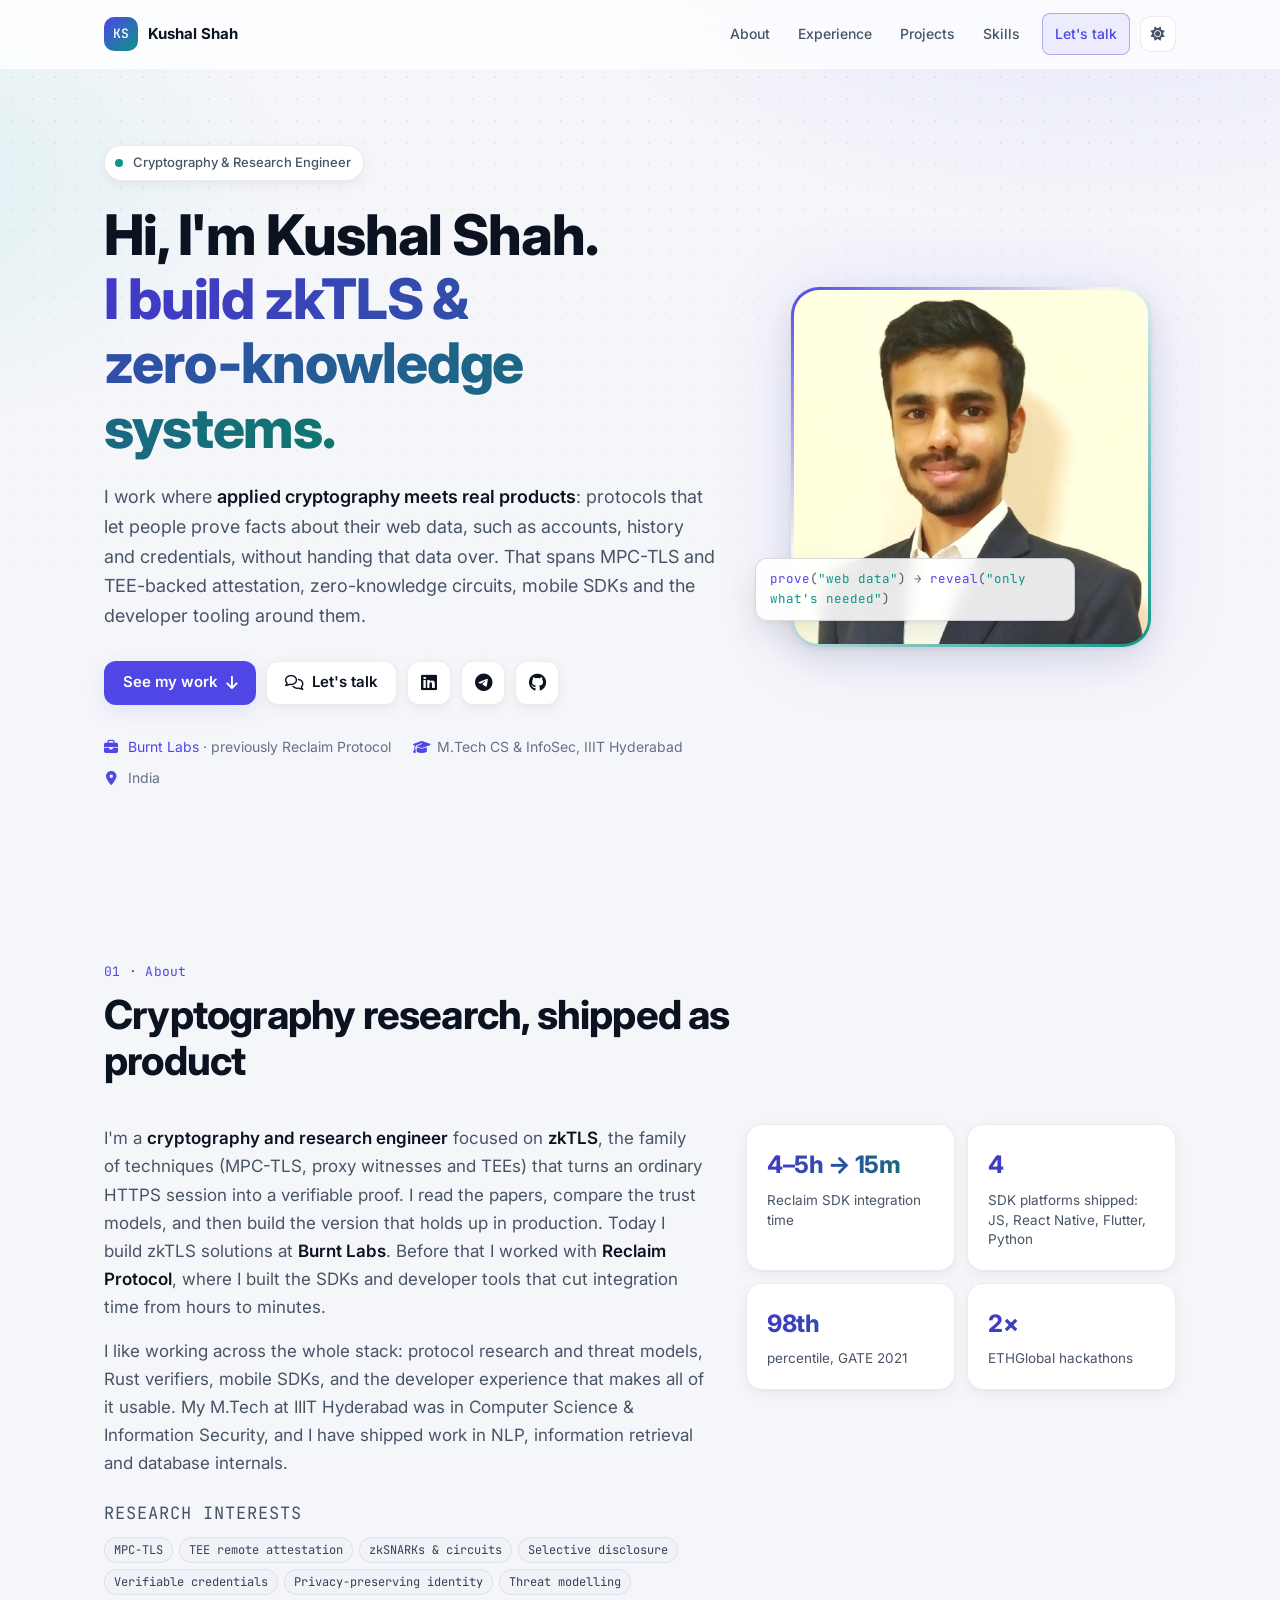
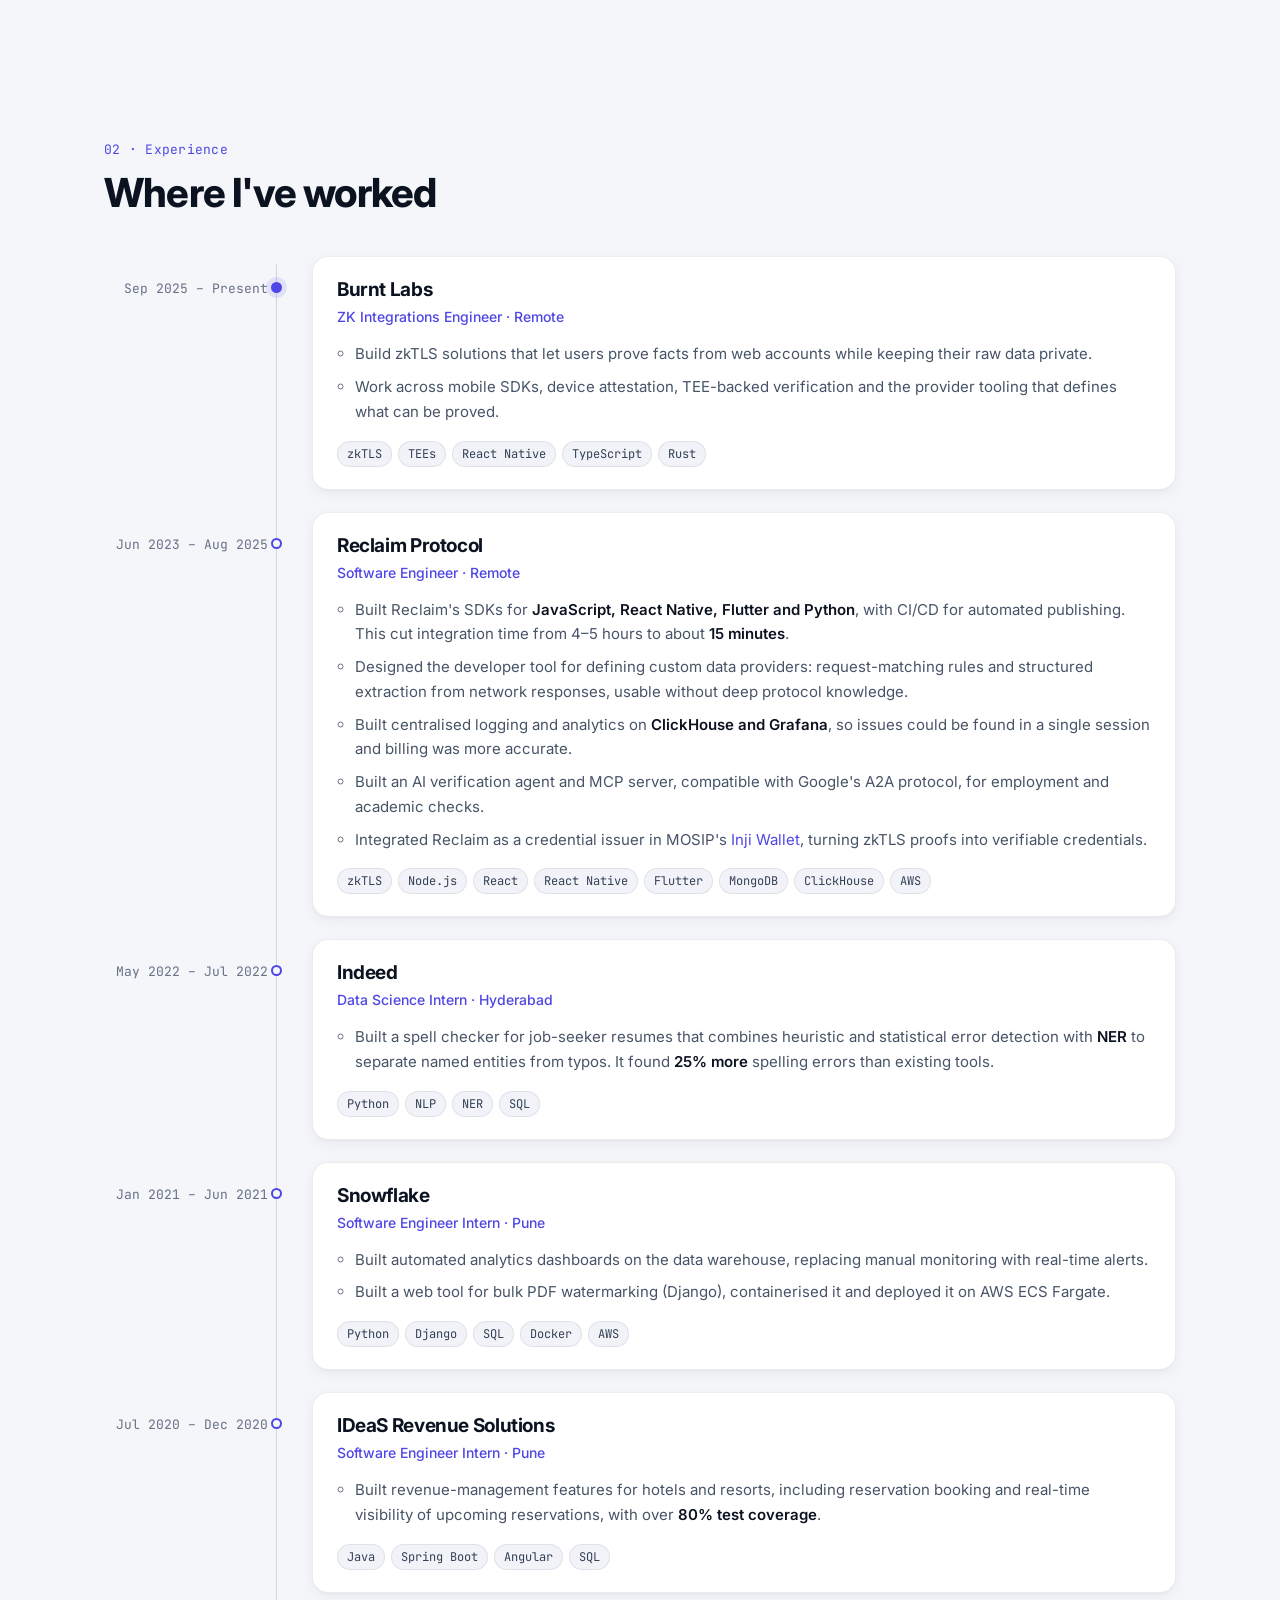
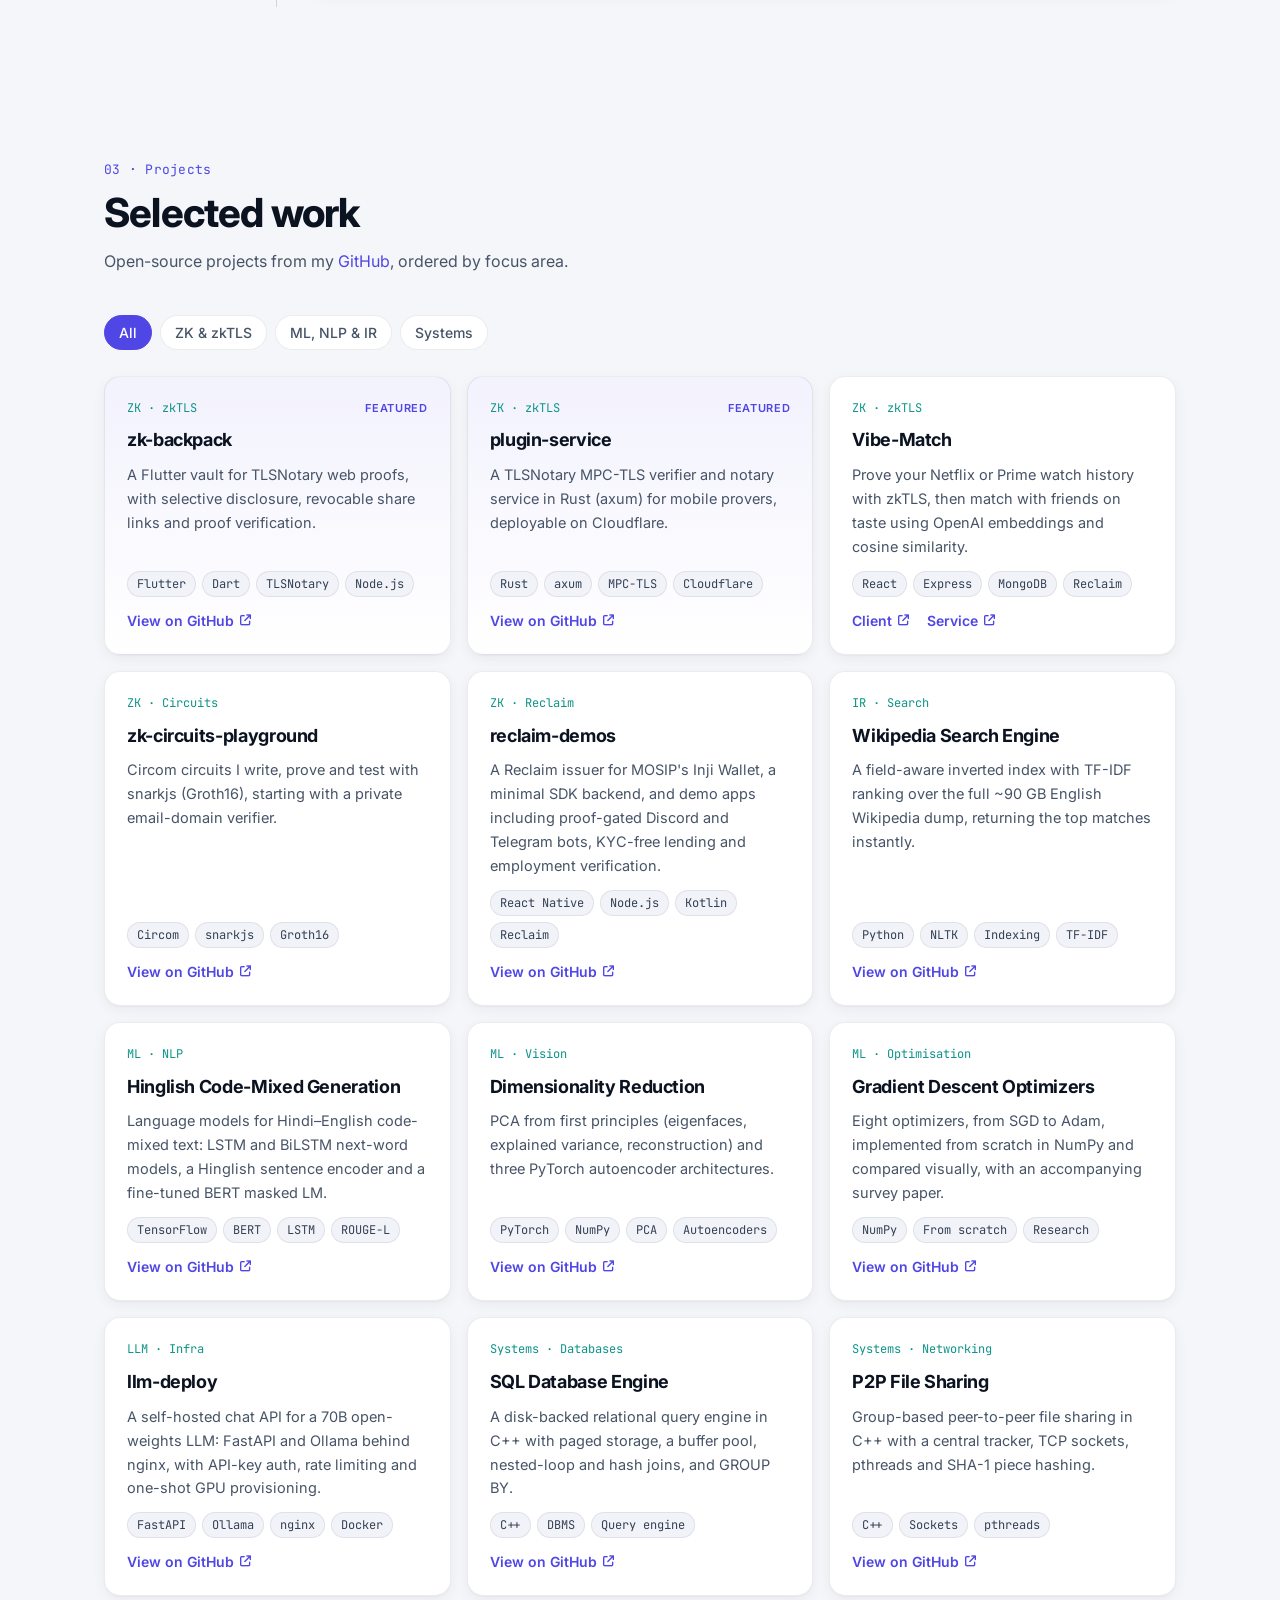
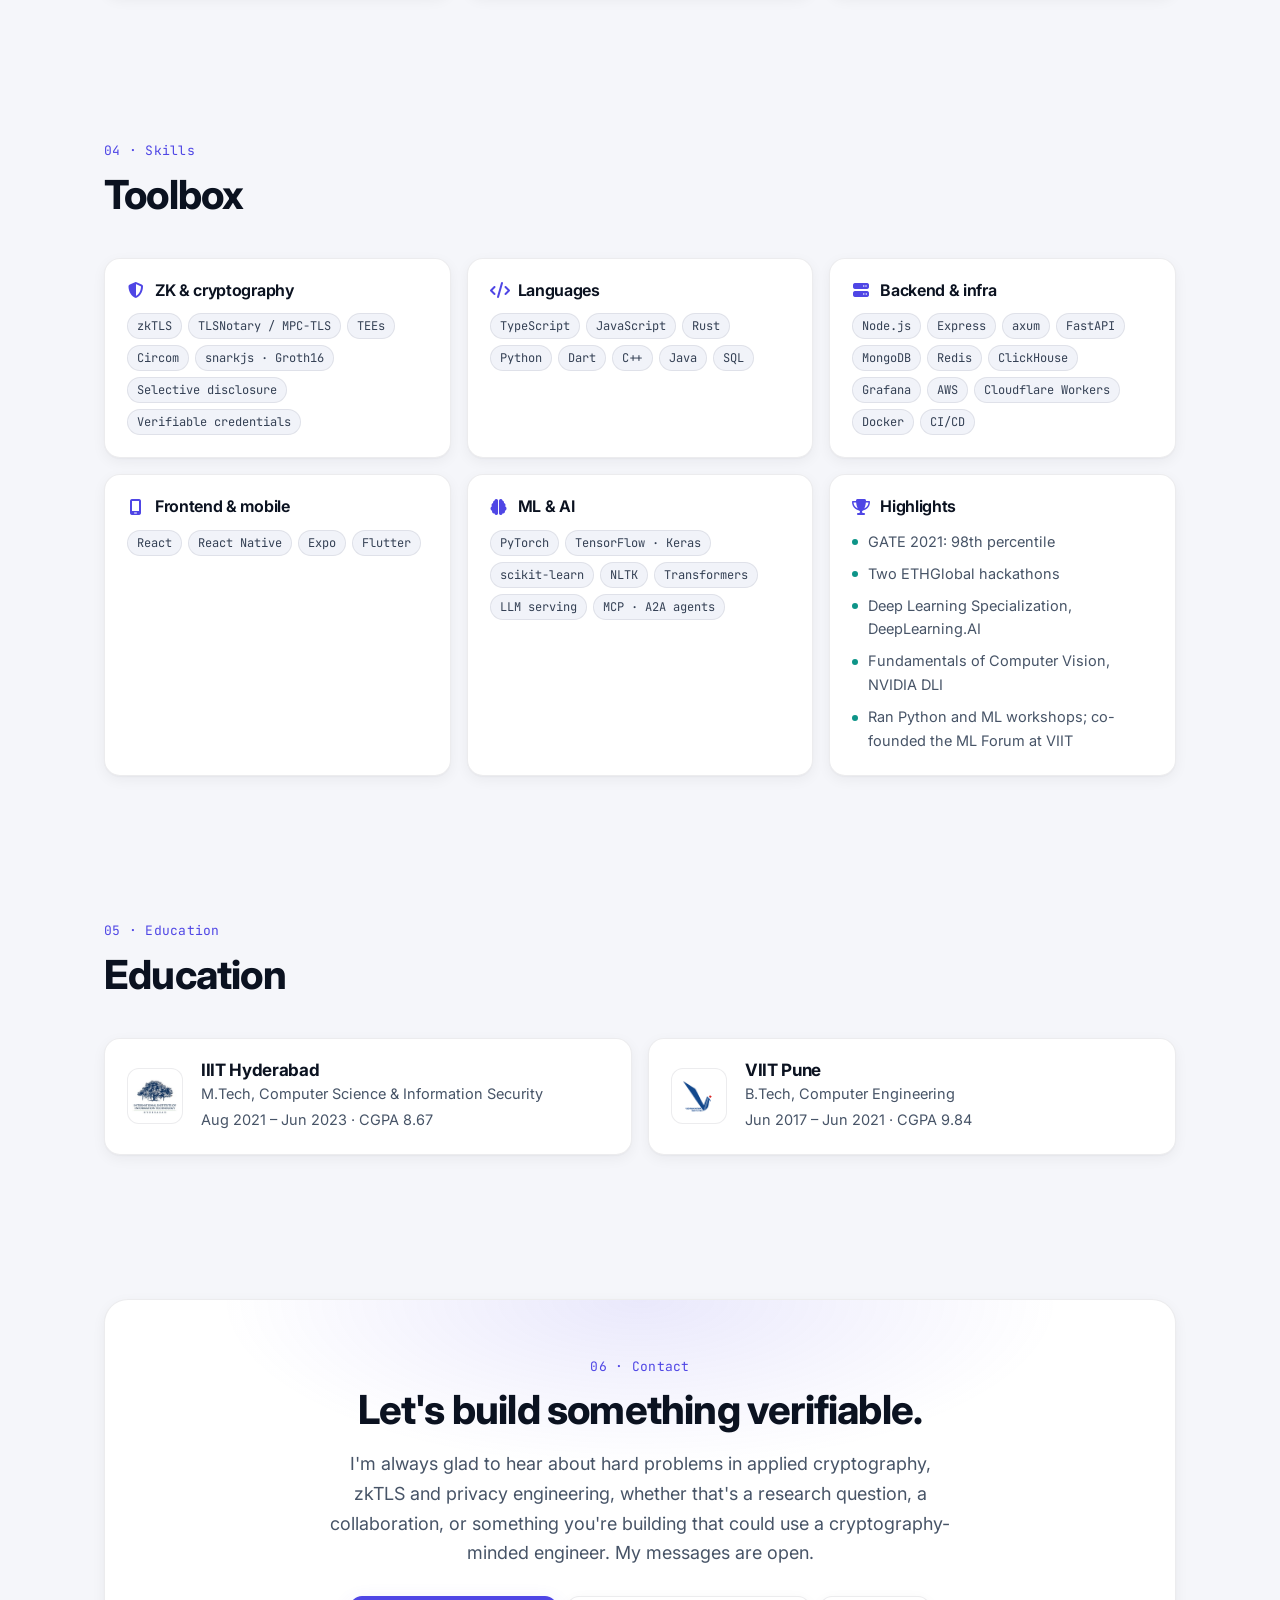
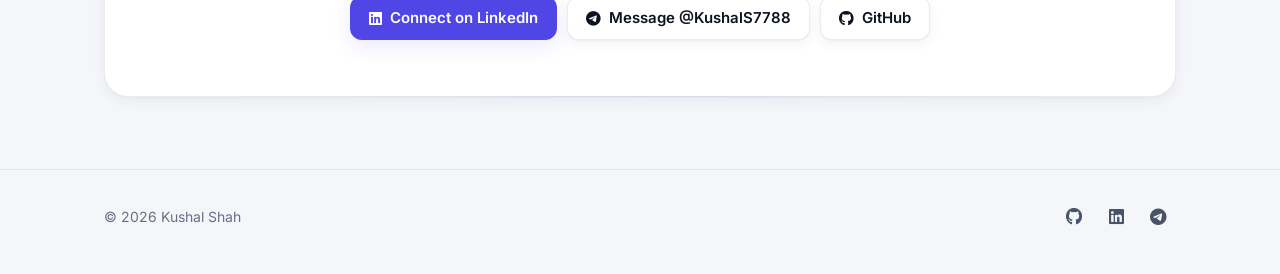
<file: index.html>
<!DOCTYPE html>
<html lang="en">
<head>
  <meta charset="utf-8">
  <meta name="viewport" content="width=device-width, initial-scale=1">
  <title>Kushal Shah · Cryptography &amp; Research Engineer (zkTLS, Zero-Knowledge)</title>
  <meta name="description" content="Kushal Shah is a cryptography and research engineer building zkTLS and zero-knowledge systems: MPC-TLS, TEE-backed attestation, ZK circuits and privacy-preserving proofs of web data. Burnt Labs, previously Reclaim Protocol. M.Tech CS &amp; Information Security, IIIT Hyderabad.">
  <meta name="robots" content="index, follow, max-image-preview:large">
  <meta name="author" content="Kushal Shah">
  <meta name="google-site-verification" content="ipfyYJmmgkEkWcK4fWCfn-H4oO_ifF85xINYObjtfyE" />
  <link rel="canonical" href="https://kushal7788.github.io/">
  <meta name="theme-color" content="#0a0c11">

  <meta property="og:type" content="website">
  <meta property="og:site_name" content="Kushal Shah">
  <meta property="og:locale" content="en_US">
  <meta property="og:title" content="Kushal Shah · Cryptography &amp; Research Engineer">
  <meta property="og:description" content="Cryptography &amp; research engineer building zkTLS and zero-knowledge systems. Burnt Labs · previously Reclaim Protocol · IIIT Hyderabad.">
  <meta property="og:url" content="https://kushal7788.github.io/">
  <meta property="og:image" content="https://kushal7788.github.io/assets/img/og-card.png">
  <meta property="og:image:width" content="1200">
  <meta property="og:image:height" content="630">
  <meta property="og:image:alt" content="Kushal Shah, Cryptography &amp; Research Engineer: zkTLS and zero-knowledge systems">
  <meta name="twitter:card" content="summary_large_image">
  <meta name="twitter:title" content="Kushal Shah · Cryptography &amp; Research Engineer">
  <meta name="twitter:description" content="Building zkTLS and zero-knowledge systems: privacy-preserving proofs of web data.">
  <meta name="twitter:image" content="https://kushal7788.github.io/assets/img/og-card.png">

  <link rel="me" href="https://github.com/Kushal7788">
  <link rel="me" href="https://www.linkedin.com/in/kushal-s/">
  <link rel="me" href="https://t.me/KushalS7788">
  <link rel="preload" as="image" href="assets/img/kushal-shah.jpg">

  <link rel="icon" href="assets/img/favicon.svg" type="image/svg+xml">
  <link rel="preconnect" href="https://fonts.googleapis.com">
  <link rel="preconnect" href="https://fonts.gstatic.com" crossorigin>
  <link rel="stylesheet" href="https://fonts.googleapis.com/css2?family=Inter:wght@400;500;600;700;800&family=JetBrains+Mono:wght@400;500&display=swap">
  <link rel="stylesheet" href="https://cdnjs.cloudflare.com/ajax/libs/font-awesome/6.5.2/css/all.min.css" crossorigin="anonymous" referrerpolicy="no-referrer">
  <link rel="stylesheet" href="assets/css/main.css">
  <script>
    (function () {
      document.documentElement.classList.add("js");
      try {
        var t = localStorage.getItem("theme");
        if (t === "light" || t === "dark") document.documentElement.setAttribute("data-theme", t);
      } catch (e) {}
    })();
  </script>
  <script type="application/ld+json">
  {
    "@context": "https://schema.org",
    "@graph": [
      {
        "@type": "Person",
        "@id": "https://kushal7788.github.io/#person",
        "name": "Kushal Shah",
        "url": "https://kushal7788.github.io/",
        "image": "https://kushal7788.github.io/assets/img/kushal-shah.jpg",
        "jobTitle": "Cryptography & Research Engineer",
        "description": "Cryptography and research engineer building zkTLS and zero-knowledge systems.",
        "worksFor": { "@type": "Organization", "name": "Burnt Labs", "url": "https://github.com/burnt-labs" },
        "alumniOf": [
          { "@type": "CollegeOrUniversity", "name": "International Institute of Information Technology, Hyderabad" },
          { "@type": "CollegeOrUniversity", "name": "Vishwakarma Institute of Information Technology, Pune" }
        ],
        "knowsAbout": ["Cryptography", "Applied cryptography", "zkTLS", "Zero-knowledge proofs", "MPC-TLS", "TLSNotary", "Trusted execution environments", "Remote attestation", "Circom", "zkSNARKs", "Verifiable credentials", "Privacy engineering", "Rust", "TypeScript", "React Native", "Machine learning"],
        "sameAs": ["https://github.com/Kushal7788", "https://www.linkedin.com/in/kushal-s/", "https://t.me/KushalS7788"],
        "address": { "@type": "PostalAddress", "addressCountry": "IN" }
      },
      {
        "@type": "WebSite",
        "@id": "https://kushal7788.github.io/#website",
        "url": "https://kushal7788.github.io/",
        "name": "Kushal Shah",
        "inLanguage": "en",
        "publisher": { "@id": "https://kushal7788.github.io/#person" }
      },
      {
        "@type": "ProfilePage",
        "url": "https://kushal7788.github.io/",
        "mainEntity": { "@id": "https://kushal7788.github.io/#person" }
      }
    ]
  }
  </script>
</head>

<body>
  <a class="skip-link" href="#main">Skip to content</a>

  <header class="site-header" id="top">
    <nav class="nav container" aria-label="Primary">
      <a class="brand" href="#top" aria-label="Kushal Shah, back to top">
        <span class="brand-mark">KS</span>
        <span class="brand-name">Kushal Shah</span>
      </a>
      <button class="nav-toggle" aria-expanded="false" aria-controls="nav-links" aria-label="Open menu">
        <span></span><span></span>
      </button>
      <ul class="nav-links" id="nav-links">
        <li><a href="#about">About</a></li>
        <li><a href="#experience">Experience</a></li>
        <li><a href="#projects">Projects</a></li>
        <li><a href="#skills">Skills</a></li>
        <li><a class="nav-cta" href="#contact">Let's talk</a></li>
        <li>
          <button class="theme-toggle" type="button" aria-label="Toggle colour theme">
            <i class="fa-solid fa-moon icon-dark" aria-hidden="true"></i>
            <i class="fa-solid fa-sun icon-light" aria-hidden="true"></i>
          </button>
        </li>
      </ul>
    </nav>
  </header>

  <main id="main">
    <!-- Hero -->
    <section class="hero container">
      <div class="hero-text">
        <p class="eyebrow"><span class="pulse" aria-hidden="true"></span>Cryptography &amp; Research Engineer</p>
        <h1>Hi, I'm Kushal Shah.<br><span class="gradient-text">I build zkTLS &amp; zero&#8209;knowledge systems.</span></h1>
        <p class="lead">
          I work where <strong>applied cryptography meets real products</strong>: protocols that let people prove facts about
          their web data, such as accounts, history and credentials, without handing that data over. That spans MPC-TLS and TEE-backed
          attestation, zero-knowledge circuits, mobile SDKs and the developer tooling around them.
        </p>
        <div class="hero-cta">
          <a class="btn btn-primary" href="#projects">See my work <i class="fa-solid fa-arrow-down" aria-hidden="true"></i></a>
          <a class="btn btn-ghost" href="#contact"><i class="fa-regular fa-comments" aria-hidden="true"></i> Let's talk</a>
          <a class="btn btn-icon" href="https://www.linkedin.com/in/kushal-s/" target="_blank" rel="noopener" aria-label="LinkedIn"><i class="fa-brands fa-linkedin" aria-hidden="true"></i></a>
          <a class="btn btn-icon" href="https://t.me/KushalS7788" target="_blank" rel="noopener" aria-label="Telegram"><i class="fa-brands fa-telegram" aria-hidden="true"></i></a>
          <a class="btn btn-icon" href="https://github.com/Kushal7788" target="_blank" rel="noopener" aria-label="GitHub"><i class="fa-brands fa-github" aria-hidden="true"></i></a>
        </div>
        <ul class="hero-meta" aria-label="Highlights">
          <li><i class="fa-solid fa-briefcase" aria-hidden="true"></i> <a href="https://github.com/burnt-labs" target="_blank" rel="noopener">Burnt Labs</a> · previously Reclaim Protocol</li>
          <li><i class="fa-solid fa-graduation-cap" aria-hidden="true"></i> M.Tech CS &amp; InfoSec, IIIT Hyderabad</li>
          <li><i class="fa-solid fa-location-dot" aria-hidden="true"></i> India</li>
        </ul>
      </div>
      <div class="hero-photo">
        <div class="photo-ring">
          <img src="assets/img/kushal-shah.jpg" width="560" height="560" alt="Kushal Shah, cryptography and research engineer" fetchpriority="high">
        </div>
        <div class="code-chip" aria-hidden="true">
          <span class="c-key">prove</span>(<span class="c-str">"web data"</span>) <span class="c-op">→</span> <span class="c-key">reveal</span>(<span class="c-str">"only what's needed"</span>)
        </div>
      </div>
    </section>

    <!-- About -->
    <section id="about" class="section container">
      <div class="section-head reveal">
        <p class="kicker">01 · About</p>
        <h2>Cryptography research, shipped as product</h2>
      </div>
      <div class="about-grid">
        <div class="about-copy reveal">
          <p>
            I'm a <strong>cryptography and research engineer</strong> focused on <strong>zkTLS</strong>, the family of
            techniques (MPC-TLS, proxy witnesses and TEEs) that turns an ordinary HTTPS session into a verifiable proof. I read
            the papers, compare the trust models, and then build the version that holds up in production. Today I build zkTLS
            solutions at <strong>Burnt Labs</strong>. Before that I worked with <strong>Reclaim Protocol</strong>,
            where I built the SDKs and developer tools that cut integration time from hours to minutes.
          </p>
          <p>
            I like working across the whole stack: protocol research and threat models, Rust verifiers,
            mobile SDKs, and the developer experience that makes all of it usable. My M.Tech at IIIT Hyderabad was in Computer
            Science &amp; Information Security, and I have shipped work in NLP, information retrieval and
            database internals.
          </p>
          <p class="interests-label">Research interests</p>
          <ul class="tags interests" aria-label="Research interests">
            <li>MPC-TLS</li><li>TEE remote attestation</li><li>zkSNARKs &amp; circuits</li><li>Selective disclosure</li>
            <li>Verifiable credentials</li><li>Privacy-preserving identity</li><li>Threat modelling</li>
          </ul>
        </div>
        <ul class="stat-grid reveal" aria-label="At a glance">
          <li class="stat"><span class="stat-num">4–5h → 15m</span><span class="stat-label">Reclaim SDK integration time</span></li>
          <li class="stat"><span class="stat-num">4</span><span class="stat-label">SDK platforms shipped: JS, React Native, Flutter, Python</span></li>
          <li class="stat"><span class="stat-num">98th</span><span class="stat-label">percentile, GATE 2021</span></li>
          <li class="stat"><span class="stat-num">2×</span><span class="stat-label">ETHGlobal hackathons</span></li>
        </ul>
      </div>
    </section>

    <!-- Experience -->
    <section id="experience" class="section container">
      <div class="section-head reveal">
        <p class="kicker">02 · Experience</p>
        <h2>Where I've worked</h2>
      </div>

      <ol class="timeline">
        <li class="t-item reveal">
          <div class="t-meta">
            <span class="t-date">Sep 2025 – Present</span>
          </div>
          <article class="t-card">
            <header>
              <h3>Burnt Labs</h3>
              <p class="t-role">ZK Integrations Engineer · Remote</p>
            </header>
            <ul>
              <li>Build zkTLS solutions that let users prove facts from web accounts while keeping their raw data private.</li>
              <li>Work across mobile SDKs, device attestation, TEE-backed verification and the provider tooling that defines what can be proved.</li>
            </ul>
            <ul class="tags" aria-label="Technologies"><li>zkTLS</li><li>TEEs</li><li>React Native</li><li>TypeScript</li><li>Rust</li></ul>
          </article>
        </li>

        <li class="t-item reveal">
          <div class="t-meta">
            <span class="t-date">Jun 2023 – Aug 2025</span>
          </div>
          <article class="t-card">
            <header>
              <h3><a href="https://www.reclaimprotocol.org/" target="_blank" rel="noopener">Reclaim Protocol</a></h3>
              <p class="t-role">Software Engineer · Remote</p>
            </header>
            <ul>
              <li>Built Reclaim's SDKs for <strong>JavaScript, React Native, Flutter and Python</strong>, with CI/CD for automated publishing. This cut integration time from 4–5 hours to about <strong>15 minutes</strong>.</li>
              <li>Designed the developer tool for defining custom data providers: request-matching rules and structured extraction from network responses, usable without deep protocol knowledge.</li>
              <li>Built centralised logging and analytics on <strong>ClickHouse and Grafana</strong>, so issues could be found in a single session and billing was more accurate.</li>
              <li>Built an AI verification agent and MCP server, compatible with Google's A2A protocol, for employment and academic checks.</li>
              <li>Integrated Reclaim as a credential issuer in MOSIP's <a href="https://github.com/Kushal7788/reclaim-demos/tree/main/mosip-contributions/inji-wallet-reclaim-issuer">Inji Wallet</a>, turning zkTLS proofs into verifiable credentials.</li>
            </ul>
            <ul class="tags" aria-label="Technologies"><li>zkTLS</li><li>Node.js</li><li>React</li><li>React Native</li><li>Flutter</li><li>MongoDB</li><li>ClickHouse</li><li>AWS</li></ul>
          </article>
        </li>

        <li class="t-item reveal">
          <div class="t-meta">
            <span class="t-date">May 2022 – Jul 2022</span>
          </div>
          <article class="t-card">
            <header>
              <h3>Indeed</h3>
              <p class="t-role">Data Science Intern · Hyderabad</p>
            </header>
            <ul>
              <li>Built a spell checker for job-seeker resumes that combines heuristic and statistical error detection with <strong>NER</strong> to separate named entities from typos. It found <strong>25% more</strong> spelling errors than existing tools.</li>
            </ul>
            <ul class="tags" aria-label="Technologies"><li>Python</li><li>NLP</li><li>NER</li><li>SQL</li></ul>
          </article>
        </li>

        <li class="t-item reveal">
          <div class="t-meta">
            <span class="t-date">Jan 2021 – Jun 2021</span>
          </div>
          <article class="t-card">
            <header>
              <h3>Snowflake</h3>
              <p class="t-role">Software Engineer Intern · Pune</p>
            </header>
            <ul>
              <li>Built automated analytics dashboards on the data warehouse, replacing manual monitoring with real-time alerts.</li>
              <li>Built a web tool for bulk PDF watermarking (Django), containerised it and deployed it on AWS ECS Fargate.</li>
            </ul>
            <ul class="tags" aria-label="Technologies"><li>Python</li><li>Django</li><li>SQL</li><li>Docker</li><li>AWS</li></ul>
          </article>
        </li>

        <li class="t-item reveal">
          <div class="t-meta">
            <span class="t-date">Jul 2020 – Dec 2020</span>
          </div>
          <article class="t-card">
            <header>
              <h3>IDeaS Revenue Solutions</h3>
              <p class="t-role">Software Engineer Intern · Pune</p>
            </header>
            <ul>
              <li>Built revenue-management features for hotels and resorts, including reservation booking and real-time visibility of upcoming reservations, with over <strong>80% test coverage</strong>.</li>
            </ul>
            <ul class="tags" aria-label="Technologies"><li>Java</li><li>Spring Boot</li><li>Angular</li><li>SQL</li></ul>
          </article>
        </li>
      </ol>
    </section>

    <!-- Projects -->
    <section id="projects" class="section container">
      <div class="section-head reveal">
        <p class="kicker">03 · Projects</p>
        <h2>Selected work</h2>
        <p class="section-sub">Open-source projects from my <a href="https://github.com/Kushal7788" target="_blank" rel="noopener">GitHub</a>, ordered by focus area.</p>
      </div>

      <div class="filters reveal" role="group" aria-label="Filter projects">
        <button class="chip is-active" type="button" data-filter="all" aria-pressed="true">All</button>
        <button class="chip" type="button" data-filter="zk" aria-pressed="false">ZK &amp; zkTLS</button>
        <button class="chip" type="button" data-filter="ml" aria-pressed="false">ML, NLP &amp; IR</button>
        <button class="chip" type="button" data-filter="systems" aria-pressed="false">Systems</button>
      </div>

      <div class="project-grid">
        <article class="p-card featured reveal" data-tags="zk">
          <div class="p-top"><span class="p-cat">ZK · zkTLS</span><span class="p-badge">Featured</span></div>
          <h3>zk-backpack</h3>
          <p>A Flutter vault for TLSNotary web proofs, with selective disclosure, revocable share links and proof verification.</p>
          <ul class="tags"><li>Flutter</li><li>Dart</li><li>TLSNotary</li><li>Node.js</li></ul>
          <div class="p-links">
            <a class="p-link" href="https://github.com/Kushal7788/zk-backpack" target="_blank" rel="noopener">View on GitHub <i class="fa-solid fa-arrow-up-right-from-square" aria-hidden="true"></i></a>
          </div>
        </article>

        <article class="p-card featured reveal" data-tags="zk">
          <div class="p-top"><span class="p-cat">ZK · zkTLS</span><span class="p-badge">Featured</span></div>
          <h3>plugin-service</h3>
          <p>A TLSNotary MPC-TLS verifier and notary service in Rust (axum) for mobile provers, deployable on Cloudflare.</p>
          <ul class="tags"><li>Rust</li><li>axum</li><li>MPC-TLS</li><li>Cloudflare</li></ul>
          <div class="p-links">
            <a class="p-link" href="https://github.com/Kushal7788/plugin-service" target="_blank" rel="noopener">View on GitHub <i class="fa-solid fa-arrow-up-right-from-square" aria-hidden="true"></i></a>
          </div>
        </article>

        <article class="p-card reveal" data-tags="zk ml">
          <div class="p-top"><span class="p-cat">ZK · zkTLS</span></div>
          <h3>Vibe-Match</h3>
          <p>Prove your Netflix or Prime watch history with zkTLS, then match with friends on taste using OpenAI embeddings and cosine similarity.</p>
          <ul class="tags"><li>React</li><li>Express</li><li>MongoDB</li><li>Reclaim</li></ul>
          <div class="p-links">
            <a class="p-link" href="https://github.com/Kushal7788/Vibe-Match-Client" target="_blank" rel="noopener">Client <i class="fa-solid fa-arrow-up-right-from-square" aria-hidden="true"></i></a>
            <a class="p-link" href="https://github.com/Kushal7788/Vibe-Match-Service" target="_blank" rel="noopener">Service <i class="fa-solid fa-arrow-up-right-from-square" aria-hidden="true"></i></a>
          </div>
        </article>

        <article class="p-card reveal" data-tags="zk">
          <div class="p-top"><span class="p-cat">ZK · Circuits</span></div>
          <h3>zk-circuits-playground</h3>
          <p>Circom circuits I write, prove and test with snarkjs (Groth16), starting with a private email-domain verifier.</p>
          <ul class="tags"><li>Circom</li><li>snarkjs</li><li>Groth16</li></ul>
          <div class="p-links">
            <a class="p-link" href="https://github.com/Kushal7788/zk-circuits-playground" target="_blank" rel="noopener">View on GitHub <i class="fa-solid fa-arrow-up-right-from-square" aria-hidden="true"></i></a>
          </div>
        </article>

        <article class="p-card reveal" data-tags="zk">
          <div class="p-top"><span class="p-cat">ZK · Reclaim</span></div>
          <h3>reclaim-demos</h3>
          <p>A Reclaim issuer for MOSIP's Inji Wallet, a minimal SDK backend, and demo apps including proof-gated Discord and Telegram bots, KYC-free lending and employment verification.</p>
          <ul class="tags"><li>React Native</li><li>Node.js</li><li>Kotlin</li><li>Reclaim</li></ul>
          <div class="p-links">
            <a class="p-link" href="https://github.com/Kushal7788/reclaim-demos" target="_blank" rel="noopener">View on GitHub <i class="fa-solid fa-arrow-up-right-from-square" aria-hidden="true"></i></a>
          </div>
        </article>

        <article class="p-card reveal" data-tags="ml systems">
          <div class="p-top"><span class="p-cat">IR · Search</span></div>
          <h3>Wikipedia Search Engine</h3>
          <p>A field-aware inverted index with TF-IDF ranking over the full ~90 GB English Wikipedia dump, returning the top matches instantly.</p>
          <ul class="tags"><li>Python</li><li>NLTK</li><li>Indexing</li><li>TF-IDF</li></ul>
          <div class="p-links">
            <a class="p-link" href="https://github.com/Kushal7788/Wikipedia_Search_Engine" target="_blank" rel="noopener">View on GitHub <i class="fa-solid fa-arrow-up-right-from-square" aria-hidden="true"></i></a>
          </div>
        </article>

        <article class="p-card reveal" data-tags="ml">
          <div class="p-top"><span class="p-cat">ML · NLP</span></div>
          <h3>Hinglish Code-Mixed Generation</h3>
          <p>Language models for Hindi–English code-mixed text: LSTM and BiLSTM next-word models, a Hinglish sentence encoder and a fine-tuned BERT masked LM.</p>
          <ul class="tags"><li>TensorFlow</li><li>BERT</li><li>LSTM</li><li>ROUGE-L</li></ul>
          <div class="p-links">
            <a class="p-link" href="https://github.com/Kushal7788/CodeMix_Generation" target="_blank" rel="noopener">View on GitHub <i class="fa-solid fa-arrow-up-right-from-square" aria-hidden="true"></i></a>
          </div>
        </article>

        <article class="p-card reveal" data-tags="ml">
          <div class="p-top"><span class="p-cat">ML · Vision</span></div>
          <h3>Dimensionality Reduction</h3>
          <p>PCA from first principles (eigenfaces, explained variance, reconstruction) and three PyTorch autoencoder architectures.</p>
          <ul class="tags"><li>PyTorch</li><li>NumPy</li><li>PCA</li><li>Autoencoders</li></ul>
          <div class="p-links">
            <a class="p-link" href="https://github.com/Kushal7788/Dimensionality_Reduction_Techniques" target="_blank" rel="noopener">View on GitHub <i class="fa-solid fa-arrow-up-right-from-square" aria-hidden="true"></i></a>
          </div>
        </article>

        <article class="p-card reveal" data-tags="ml">
          <div class="p-top"><span class="p-cat">ML · Optimisation</span></div>
          <h3>Gradient Descent Optimizers</h3>
          <p>Eight optimizers, from SGD to Adam, implemented from scratch in NumPy and compared visually, with an accompanying survey paper.</p>
          <ul class="tags"><li>NumPy</li><li>From scratch</li><li>Research</li></ul>
          <div class="p-links">
            <a class="p-link" href="https://github.com/Kushal7788/Optimizer-ML-Project" target="_blank" rel="noopener">View on GitHub <i class="fa-solid fa-arrow-up-right-from-square" aria-hidden="true"></i></a>
          </div>
        </article>

        <article class="p-card reveal" data-tags="ml systems">
          <div class="p-top"><span class="p-cat">LLM · Infra</span></div>
          <h3>llm-deploy</h3>
          <p>A self-hosted chat API for a 70B open-weights LLM: FastAPI and Ollama behind nginx, with API-key auth, rate limiting and one-shot GPU provisioning.</p>
          <ul class="tags"><li>FastAPI</li><li>Ollama</li><li>nginx</li><li>Docker</li></ul>
          <div class="p-links">
            <a class="p-link" href="https://github.com/Kushal7788/llm-deploy" target="_blank" rel="noopener">View on GitHub <i class="fa-solid fa-arrow-up-right-from-square" aria-hidden="true"></i></a>
          </div>
        </article>

        <article class="p-card reveal" data-tags="systems">
          <div class="p-top"><span class="p-cat">Systems · Databases</span></div>
          <h3>SQL Database Engine</h3>
          <p>A disk-backed relational query engine in C++ with paged storage, a buffer pool, nested-loop and hash joins, and GROUP BY.</p>
          <ul class="tags"><li>C++</li><li>DBMS</li><li>Query engine</li></ul>
          <div class="p-links">
            <a class="p-link" href="https://github.com/Kushal7788/SQL_Database_Engine" target="_blank" rel="noopener">View on GitHub <i class="fa-solid fa-arrow-up-right-from-square" aria-hidden="true"></i></a>
          </div>
        </article>

        <article class="p-card reveal" data-tags="systems">
          <div class="p-top"><span class="p-cat">Systems · Networking</span></div>
          <h3>P2P File Sharing</h3>
          <p>Group-based peer-to-peer file sharing in C++ with a central tracker, TCP sockets, pthreads and SHA-1 piece hashing.</p>
          <ul class="tags"><li>C++</li><li>Sockets</li><li>pthreads</li></ul>
          <div class="p-links">
            <a class="p-link" href="https://github.com/Kushal7788/P2P_File_Sharing_System" target="_blank" rel="noopener">View on GitHub <i class="fa-solid fa-arrow-up-right-from-square" aria-hidden="true"></i></a>
          </div>
        </article>
      </div>
    </section>

    <!-- Skills -->
    <section id="skills" class="section container">
      <div class="section-head reveal">
        <p class="kicker">04 · Skills</p>
        <h2>Toolbox</h2>
      </div>
      <div class="skills-grid">
        <div class="skill-card reveal">
          <h3><i class="fa-solid fa-shield-halved" aria-hidden="true"></i> ZK &amp; cryptography</h3>
          <ul class="tags"><li>zkTLS</li><li>TLSNotary / MPC-TLS</li><li>TEEs</li><li>Circom</li><li>snarkjs · Groth16</li><li>Selective disclosure</li><li>Verifiable credentials</li></ul>
        </div>
        <div class="skill-card reveal">
          <h3><i class="fa-solid fa-code" aria-hidden="true"></i> Languages</h3>
          <ul class="tags"><li>TypeScript</li><li>JavaScript</li><li>Rust</li><li>Python</li><li>Dart</li><li>C++</li><li>Java</li><li>SQL</li></ul>
        </div>
        <div class="skill-card reveal">
          <h3><i class="fa-solid fa-server" aria-hidden="true"></i> Backend &amp; infra</h3>
          <ul class="tags"><li>Node.js</li><li>Express</li><li>axum</li><li>FastAPI</li><li>MongoDB</li><li>Redis</li><li>ClickHouse</li><li>Grafana</li><li>AWS</li><li>Cloudflare Workers</li><li>Docker</li><li>CI/CD</li></ul>
        </div>
        <div class="skill-card reveal">
          <h3><i class="fa-solid fa-mobile-screen" aria-hidden="true"></i> Frontend &amp; mobile</h3>
          <ul class="tags"><li>React</li><li>React Native</li><li>Expo</li><li>Flutter</li></ul>
        </div>
        <div class="skill-card reveal">
          <h3><i class="fa-solid fa-brain" aria-hidden="true"></i> ML &amp; AI</h3>
          <ul class="tags"><li>PyTorch</li><li>TensorFlow · Keras</li><li>scikit-learn</li><li>NLTK</li><li>Transformers</li><li>LLM serving</li><li>MCP · A2A agents</li></ul>
        </div>
        <div class="skill-card reveal">
          <h3><i class="fa-solid fa-trophy" aria-hidden="true"></i> Highlights</h3>
          <ul class="plain">
            <li>GATE 2021: 98th percentile</li>
            <li>Two ETHGlobal hackathons</li>
            <li>Deep Learning Specialization, DeepLearning.AI</li>
            <li>Fundamentals of Computer Vision, NVIDIA DLI</li>
            <li>Ran Python and ML workshops; co-founded the ML Forum at VIIT</li>
          </ul>
        </div>
      </div>
    </section>

    <!-- Education -->
    <section id="education" class="section container">
      <div class="section-head reveal">
        <p class="kicker">05 · Education</p>
        <h2>Education</h2>
      </div>
      <div class="edu-grid">
        <article class="edu-card reveal">
          <img src="assets/img/iiith.jpeg" width="56" height="56" alt="IIIT Hyderabad logo" loading="lazy">
          <div>
            <h3>IIIT Hyderabad</h3>
            <p>M.Tech, Computer Science &amp; Information Security</p>
            <p class="muted">Aug 2021 – Jun 2023 · CGPA 8.67</p>
          </div>
        </article>
        <article class="edu-card reveal">
          <img src="assets/img/viit.png" width="56" height="56" alt="VIIT Pune logo" loading="lazy">
          <div>
            <h3>VIIT Pune</h3>
            <p>B.Tech, Computer Engineering</p>
            <p class="muted">Jun 2017 – Jun 2021 · CGPA 9.84</p>
          </div>
        </article>
      </div>
    </section>

    <!-- Contact -->
    <section id="contact" class="section container">
      <div class="contact-card reveal">
        <p class="kicker">06 · Contact</p>
        <h2>Let's build something verifiable.</h2>
        <p class="lead">I'm always glad to hear about hard problems in applied cryptography, zkTLS and privacy engineering, whether that's a research question, a collaboration, or something you're building that could use a cryptography-minded engineer. My messages are open.</p>
        <div class="contact-actions">
          <a class="btn btn-primary" href="https://www.linkedin.com/in/kushal-s/" target="_blank" rel="noopener"><i class="fa-brands fa-linkedin" aria-hidden="true"></i> Connect on LinkedIn</a>
          <a class="btn btn-ghost" href="https://t.me/KushalS7788" target="_blank" rel="noopener"><i class="fa-brands fa-telegram" aria-hidden="true"></i> Message @KushalS7788</a>
          <a class="btn btn-ghost" href="https://github.com/Kushal7788" target="_blank" rel="noopener"><i class="fa-brands fa-github" aria-hidden="true"></i> GitHub</a>
        </div>
      </div>
    </section>
  </main>

  <footer class="site-footer">
    <div class="container footer-inner">
      <p>© <span id="year">2026</span> Kushal Shah</p>
      <ul class="footer-links">
        <li><a href="https://github.com/Kushal7788" target="_blank" rel="noopener" aria-label="GitHub"><i class="fa-brands fa-github" aria-hidden="true"></i></a></li>
        <li><a href="https://www.linkedin.com/in/kushal-s/" target="_blank" rel="noopener" aria-label="LinkedIn"><i class="fa-brands fa-linkedin" aria-hidden="true"></i></a></li>
        <li><a href="https://t.me/KushalS7788" target="_blank" rel="noopener" aria-label="Telegram"><i class="fa-brands fa-telegram" aria-hidden="true"></i></a></li>
      </ul>
    </div>
  </footer>

  <script src="assets/js/main.js" defer></script>
</body>
</html>
</file>
<file: assets/css/main.css>
/* ==========================================================================
   Kushal Shah, personal site
   Dark-first design with a light theme. No build step.
   ========================================================================== */

:root {
  --bg: #0a0c11;
  --bg-soft: #0e1118;
  --surface: #121620;
  --surface-2: #171c28;
  --border: rgba(255, 255, 255, 0.08);
  --border-strong: rgba(255, 255, 255, 0.14);
  --text: #e7e9ef;
  --muted: #9aa3b5;
  --faint: #6b7385;
  --accent: #8b93ff;
  --accent-2: #2dd4bf;
  --accent-ink: #0a0c11;
  --glow: rgba(139, 147, 255, 0.22);
  --shadow: 0 10px 30px rgba(0, 0, 0, 0.35);
  --radius: 16px;
  --radius-sm: 10px;
  --maxw: 1120px;
  --font: "Inter", system-ui, -apple-system, "Segoe UI", Roboto, sans-serif;
  --mono: "JetBrains Mono", ui-monospace, SFMono-Regular, Menlo, monospace;
  --card-shadow: none;
  --tint-1: rgba(139, 147, 255, 0.20);
  --tint-2: rgba(45, 212, 191, 0.08);
  --grad-a: var(--accent);
  --grad-b: var(--accent-2);
  --header-bg: rgba(10, 12, 17, 0.72);
  --dot: rgba(255, 255, 255, 0.045);
  --tag-bg: var(--surface-2);
  --tag-text: var(--muted);
  color-scheme: dark;
}

@media (prefers-color-scheme: light) {
  :root:not([data-theme="dark"]) {
    --bg: #f5f6fa;
    --bg-soft: #ffffff;
    --surface: #ffffff;
    --surface-2: #f1f3f9;
    --border: rgba(16, 24, 40, 0.08);
    --border-strong: rgba(16, 24, 40, 0.15);
    --text: #0b1220;
    --muted: #475467;
    --faint: #667085;
    --accent: #4f46e5;
    --accent-2: #0d9488;
    --accent-ink: #ffffff;
    --glow: rgba(79, 70, 229, 0.12);
    --shadow: 0 2px 4px rgba(16, 24, 40, 0.05), 0 14px 32px rgba(16, 24, 40, 0.09);
    --card-shadow: 0 1px 2px rgba(16, 24, 40, 0.04), 0 4px 14px rgba(16, 24, 40, 0.05);
    --tint-1: rgba(99, 102, 241, 0.13);
    --tint-2: rgba(20, 184, 166, 0.10);
    --grad-a: #4338ca;
    --grad-b: #0f766e;
    --header-bg: rgba(255, 255, 255, 0.78);
    --dot: rgba(16, 24, 40, 0.07);
    --tag-bg: #f1f3f9;
    --tag-text: #344054;
    color-scheme: light;
  }
}

:root[data-theme="light"] {
  --bg: #f5f6fa;
  --bg-soft: #ffffff;
  --surface: #ffffff;
  --surface-2: #f1f3f9;
  --border: rgba(16, 24, 40, 0.08);
  --border-strong: rgba(16, 24, 40, 0.15);
  --text: #0b1220;
  --muted: #475467;
  --faint: #667085;
  --accent: #4f46e5;
  --accent-2: #0d9488;
  --accent-ink: #ffffff;
  --glow: rgba(79, 70, 229, 0.12);
  --shadow: 0 2px 4px rgba(16, 24, 40, 0.05), 0 14px 32px rgba(16, 24, 40, 0.09);
  --card-shadow: 0 1px 2px rgba(16, 24, 40, 0.04), 0 4px 14px rgba(16, 24, 40, 0.05);
  --tint-1: rgba(99, 102, 241, 0.13);
  --tint-2: rgba(20, 184, 166, 0.10);
  --grad-a: #4338ca;
  --grad-b: #0f766e;
  --header-bg: rgba(255, 255, 255, 0.78);
  --dot: rgba(16, 24, 40, 0.07);
  --tag-bg: #f1f3f9;
  --tag-text: #344054;
  color-scheme: light;
}

/* ---------- Base ---------- */
*,
*::before,
*::after { box-sizing: border-box; }

html { scroll-behavior: smooth; scroll-padding-top: 84px; -webkit-text-size-adjust: 100%; }

body {
  margin: 0;
  font-family: var(--font);
  font-size: 16px;
  line-height: 1.65;
  color: var(--text);
  background:
    radial-gradient(900px 520px at 85% -10%, var(--tint-1), transparent 60%),
    radial-gradient(700px 420px at -10% 20%, var(--tint-2), transparent 60%),
    var(--bg);
  background-attachment: fixed;
  -webkit-font-smoothing: antialiased;
  overflow-x: hidden;
}
body::before {
  content: ""; position: fixed; inset: 0; z-index: -1; pointer-events: none;
  background-image: radial-gradient(var(--dot) 1px, transparent 1px);
  background-size: 22px 22px;
  -webkit-mask-image: linear-gradient(to bottom, #000 0%, transparent 70%);
  mask-image: linear-gradient(to bottom, #000 0%, transparent 70%);
}

img { max-width: 100%; display: block; }
a { color: var(--accent); text-decoration: none; }
a:hover { text-decoration: underline; text-underline-offset: 3px; }
strong { color: var(--text); font-weight: 600; }
h1, h2, h3 { line-height: 1.15; margin: 0; letter-spacing: -0.02em; }
ul { margin: 0; padding: 0; }

:focus-visible { outline: 2px solid var(--accent); outline-offset: 3px; border-radius: 6px; }

.container { width: 100%; max-width: var(--maxw); margin: 0 auto; padding: 0 24px; }
.muted { color: var(--faint); }

.skip-link {
  position: absolute; left: 16px; top: -48px; z-index: 100;
  background: var(--accent); color: var(--accent-ink);
  padding: 8px 14px; border-radius: 8px; font-weight: 600;
}
.skip-link:focus { top: 12px; text-decoration: none; }

/* ---------- Header / nav ---------- */
.site-header {
  position: sticky; top: 0; z-index: 50;
  backdrop-filter: saturate(160%) blur(14px);
  -webkit-backdrop-filter: saturate(160%) blur(14px);
  background: var(--header-bg);
  border-bottom: 1px solid transparent;
  transition: border-color 0.2s ease;
}
.site-header.scrolled { border-bottom-color: var(--border); }

.nav { display: flex; align-items: center; justify-content: space-between; height: 68px; }

.brand { display: inline-flex; align-items: center; gap: 10px; color: var(--text); font-weight: 700; }
.brand:hover { text-decoration: none; }
.brand-mark {
  display: grid; place-items: center; width: 34px; height: 34px; border-radius: 10px;
  font-family: var(--mono); font-size: 13px; font-weight: 500; color: var(--accent-ink);
  background: linear-gradient(135deg, var(--accent), var(--accent-2));
}
.brand-name { font-size: 15px; }

.nav-links { display: flex; align-items: center; gap: 4px; list-style: none; }
.nav-links a {
  display: block; padding: 8px 12px; border-radius: 8px;
  color: var(--muted); font-size: 14px; font-weight: 500;
}
.nav-links a:hover, .nav-links a.active { color: var(--text); background: var(--surface-2); text-decoration: none; }

.nav-links a.nav-cta {
  margin-left: 6px; color: var(--accent); border: 1px solid color-mix(in srgb, var(--accent) 40%, transparent);
  background: color-mix(in srgb, var(--accent) 8%, transparent);
}
.nav-links a.nav-cta:hover { color: var(--accent-ink); background: var(--accent); border-color: var(--accent); }

.theme-toggle {
  display: grid; place-items: center; width: 36px; height: 36px; margin-left: 6px;
  border-radius: 10px; border: 1px solid var(--border); background: var(--surface);
  color: var(--muted); cursor: pointer; font-size: 14px;
}
.theme-toggle:hover { color: var(--text); border-color: var(--border-strong); }
.theme-toggle .icon-light { display: none; }
:root[data-theme="light"] .theme-toggle .icon-light { display: inline; }
:root[data-theme="light"] .theme-toggle .icon-dark { display: none; }
@media (prefers-color-scheme: light) {
  :root:not([data-theme="dark"]) .theme-toggle .icon-light { display: inline; }
  :root:not([data-theme="dark"]) .theme-toggle .icon-dark { display: none; }
}

.nav-toggle {
  display: none; width: 40px; height: 40px; border: 1px solid var(--border); border-radius: 10px;
  background: var(--surface); cursor: pointer; flex-direction: column; justify-content: center; gap: 5px; padding: 0 10px;
}
.nav-toggle span { display: block; height: 2px; background: var(--text); border-radius: 2px; transition: transform 0.2s ease; }
.nav-toggle[aria-expanded="true"] span:first-child { transform: translateY(3.5px) rotate(45deg); }
.nav-toggle[aria-expanded="true"] span:last-child { transform: translateY(-3.5px) rotate(-45deg); }

/* ---------- Buttons, chips, tags ---------- */
.btn {
  display: inline-flex; align-items: center; gap: 8px;
  height: 44px; padding: 0 18px; border-radius: 12px;
  font-size: 15px; font-weight: 600; white-space: nowrap;
  border: 1px solid transparent; transition: transform 0.15s ease, background 0.2s ease, border-color 0.2s ease;
}
.btn:hover { text-decoration: none; transform: translateY(-1px); }
.btn-primary { background: var(--accent); color: var(--accent-ink); box-shadow: 0 6px 20px var(--glow); }
.btn-primary:hover { filter: brightness(1.06); }
.btn-ghost { background: var(--surface); color: var(--text); border-color: var(--border); box-shadow: var(--card-shadow); }
.btn-ghost:hover { border-color: var(--border-strong); }
.btn-icon { width: 44px; justify-content: center; padding: 0; background: var(--surface); color: var(--text); border-color: var(--border); font-size: 18px; box-shadow: var(--card-shadow); }
.btn-icon:hover { color: var(--accent); border-color: var(--border-strong); }

.tags { display: flex; flex-wrap: wrap; gap: 6px; list-style: none; }
.tags li {
  font-family: var(--mono); font-size: 12px; line-height: 1;
  padding: 6px 9px; border-radius: 999px;
  color: var(--tag-text); background: var(--tag-bg); border: 1px solid var(--border);
}

.chip {
  font: 500 14px var(--font); color: var(--muted);
  padding: 8px 14px; border-radius: 999px; cursor: pointer;
  background: var(--surface); border: 1px solid var(--border);
  transition: color 0.2s ease, border-color 0.2s ease, background 0.2s ease;
}
.chip:hover { color: var(--text); border-color: var(--border-strong); }
.chip.is-active { color: var(--accent-ink); background: var(--accent); border-color: var(--accent); }

/* ---------- Hero ---------- */
.hero {
  display: grid; grid-template-columns: 1.5fr 1fr; align-items: center; gap: 48px;
  min-height: min(calc(100vh - 68px), 820px); padding-top: 48px; padding-bottom: 72px;
}
.eyebrow {
  display: inline-flex; align-items: center; gap: 10px; margin: 0 0 22px;
  padding: 6px 12px 6px 10px; border-radius: 999px; font-size: 13px; font-weight: 500;
  color: var(--muted); background: var(--surface); border: 1px solid var(--border);
  box-shadow: var(--card-shadow);
}
.pulse { width: 8px; height: 8px; border-radius: 50%; background: var(--accent-2); box-shadow: 0 0 0 0 rgba(45, 212, 191, 0.6); animation: pulse 2s infinite; }
@keyframes pulse { 0% { box-shadow: 0 0 0 0 rgba(45, 212, 191, 0.55); } 70% { box-shadow: 0 0 0 8px rgba(45, 212, 191, 0); } 100% { box-shadow: 0 0 0 0 rgba(45, 212, 191, 0); } }

.hero h1 { font-size: clamp(34px, 4.6vw, 56px); font-weight: 800; }
.gradient-text {
  background: linear-gradient(100deg, var(--grad-a), var(--grad-b));
  -webkit-background-clip: text; background-clip: text; color: transparent;
}
.lead { font-size: 18px; color: var(--muted); max-width: 620px; margin: 22px 0 0; }
.hero-cta { display: flex; flex-wrap: wrap; gap: 10px; margin-top: 30px; }
.hero-meta { display: flex; flex-wrap: wrap; gap: 8px 22px; margin-top: 30px; list-style: none; color: var(--faint); font-size: 14px; }
.hero-meta i { color: var(--accent); margin-right: 6px; width: 14px; text-align: center; }

.hero-photo { position: relative; justify-self: center; }
.photo-ring {
  position: relative; width: min(360px, 78vw); aspect-ratio: 1; border-radius: 28px; padding: 3px;
  background: linear-gradient(140deg, var(--accent), transparent 40%, var(--accent-2));
  box-shadow: var(--shadow), 0 0 80px var(--glow);
}
.photo-ring img { width: 100%; height: 100%; object-fit: cover; border-radius: 25px; }
.code-chip {
  position: absolute; left: -36px; bottom: 26px; max-width: 320px;
  font-family: var(--mono); font-size: 12.5px; color: var(--muted);
  padding: 10px 14px; border-radius: 12px;
  background: color-mix(in srgb, var(--surface) 88%, transparent);
  border: 1px solid var(--border-strong); box-shadow: var(--shadow);
  backdrop-filter: blur(8px); -webkit-backdrop-filter: blur(8px);
}
.c-key { color: var(--accent); }
.c-str { color: var(--accent-2); }
.c-op { color: var(--faint); }

/* ---------- Sections ---------- */
.section { padding: 72px 24px; }
.section-head { margin-bottom: 40px; max-width: 760px; }
.kicker { font-family: var(--mono); font-size: 13px; color: var(--accent); margin: 0 0 10px; letter-spacing: 0.02em; }
.section h2 { font-size: clamp(28px, 3.4vw, 40px); font-weight: 750; }
.section-sub { color: var(--muted); margin: 12px 0 0; }

/* About */
.about-grid { display: grid; grid-template-columns: 1.4fr 1fr; gap: 40px; align-items: start; }
.about-copy p { color: var(--muted); font-size: 17px; margin: 0 0 16px; }
.interests-label { font-family: var(--mono); font-size: 12.5px; color: var(--faint); margin: 22px 0 10px !important; text-transform: uppercase; letter-spacing: 0.06em; }
.stat-grid { display: grid; grid-template-columns: 1fr 1fr; gap: 12px; list-style: none; }
.stat {
  padding: 20px; border-radius: var(--radius); background: var(--surface); border: 1px solid var(--border);
  box-shadow: var(--card-shadow);
  display: flex; flex-direction: column; gap: 6px;
}
.stat-num { font-size: 24px; font-weight: 750; letter-spacing: -0.02em; background: linear-gradient(100deg, var(--grad-a), var(--grad-b)); -webkit-background-clip: text; background-clip: text; color: transparent; }
.stat-label { font-size: 13.5px; color: var(--muted); line-height: 1.45; }

/* Experience timeline */
.timeline { list-style: none; position: relative; padding: 0; margin: 0; }
.timeline::before { content: ""; position: absolute; left: 172px; top: 8px; bottom: 8px; width: 1px; background: var(--border-strong); }
.t-item { display: grid; grid-template-columns: 172px 1fr; gap: 36px; position: relative; padding-bottom: 22px; }
.t-item::before {
  content: ""; position: absolute; left: 167px; top: 26px; width: 11px; height: 11px; border-radius: 50%;
  background: var(--bg); border: 2px solid var(--accent);
}
.t-item:first-child::before { background: var(--accent); box-shadow: 0 0 0 5px var(--glow); }
.t-meta { padding-top: 18px; text-align: right; padding-right: 8px; }
.t-date { font-family: var(--mono); font-size: 13px; color: var(--faint); white-space: nowrap; }
.t-card {
  padding: 22px 24px; border-radius: var(--radius); background: var(--surface); border: 1px solid var(--border);
  box-shadow: var(--card-shadow);
  transition: border-color 0.2s ease, box-shadow 0.2s ease;
}
.t-card:hover { border-color: var(--border-strong); box-shadow: var(--shadow); }
.t-card h3 { font-size: 19px; font-weight: 700; }
.t-card h3 a { color: var(--text); }
.t-role { margin: 4px 0 14px; color: var(--accent); font-size: 14px; font-weight: 500; }
.t-card > ul:not(.tags) { padding-left: 18px; color: var(--muted); font-size: 15px; display: grid; gap: 8px; margin-bottom: 16px; }
.t-card > ul:not(.tags) li::marker { color: var(--faint); }

/* Projects */
.filters { display: flex; flex-wrap: wrap; gap: 8px; margin-bottom: 26px; }
.project-grid { display: grid; grid-template-columns: repeat(3, 1fr); gap: 16px; }
.p-card {
  display: flex; flex-direction: column; gap: 12px; padding: 22px;
  border-radius: var(--radius); background: var(--surface); border: 1px solid var(--border);
  box-shadow: var(--card-shadow);
  transition: transform 0.2s ease, border-color 0.2s ease, box-shadow 0.2s ease;
}
.p-card:hover { transform: translateY(-3px); border-color: var(--border-strong); box-shadow: var(--shadow); }
.p-card.featured { background: linear-gradient(180deg, color-mix(in srgb, var(--accent) 7%, var(--surface)), var(--surface)); }
.p-card[hidden] { display: none; }
.p-top { display: flex; justify-content: space-between; align-items: center; }
.p-cat { font-family: var(--mono); font-size: 12px; color: var(--accent-2); }
.p-badge { font-size: 11px; font-weight: 600; text-transform: uppercase; letter-spacing: 0.06em; color: var(--accent); }
.p-card h3 { font-size: 18px; font-weight: 700; }
.p-card p { margin: 0; color: var(--muted); font-size: 14.5px; flex: 1; }
.p-links { display: flex; flex-wrap: wrap; gap: 6px 18px; }
.p-link { font-size: 14px; font-weight: 600; display: inline-flex; align-items: center; gap: 6px; }
.p-link i { font-size: 11px; }

/* Skills */
.skills-grid { display: grid; grid-template-columns: repeat(3, 1fr); gap: 16px; }
.skill-card { padding: 22px; border-radius: var(--radius); background: var(--surface); border: 1px solid var(--border); box-shadow: var(--card-shadow); }
.skill-card h3 { font-size: 16px; font-weight: 650; margin-bottom: 14px; display: flex; align-items: center; gap: 10px; }
.skill-card h3 i { color: var(--accent); width: 18px; text-align: center; }
.plain { list-style: none; display: grid; gap: 8px; color: var(--muted); font-size: 14.5px; }
.plain li { padding-left: 16px; position: relative; }
.plain li::before { content: ""; position: absolute; left: 0; top: 0.65em; width: 6px; height: 6px; border-radius: 50%; background: var(--accent-2); }

/* Education */
.edu-grid { display: grid; grid-template-columns: 1fr 1fr; gap: 16px; }
.edu-card { display: flex; gap: 18px; align-items: center; padding: 22px; border-radius: var(--radius); background: var(--surface); border: 1px solid var(--border); box-shadow: var(--card-shadow); }
.edu-card img { width: 56px; height: 56px; border-radius: 12px; object-fit: contain; background: #fff; padding: 4px; flex-shrink: 0; border: 1px solid var(--border); }
.edu-card h3 { font-size: 17px; font-weight: 700; }
.edu-card p { margin: 2px 0 0; color: var(--muted); font-size: 14.5px; }

/* Contact */
.contact-card {
  text-align: center; padding: 56px 32px; border-radius: 24px;
  background:
    radial-gradient(600px 240px at 50% 0%, var(--glow), transparent 70%),
    var(--surface);
  border: 1px solid var(--border);
  box-shadow: var(--card-shadow);
}
.contact-card .lead { margin: 16px auto 0; }
.contact-actions { display: flex; flex-wrap: wrap; justify-content: center; gap: 10px; margin-top: 28px; }

/* Footer */
.site-footer { border-top: 1px solid var(--border); padding: 28px 0 40px; color: var(--faint); font-size: 14px; }
.footer-inner { display: flex; align-items: center; justify-content: space-between; gap: 16px; }
.footer-inner p { margin: 0; }
.footer-links { display: flex; gap: 6px; list-style: none; }
.footer-links a { display: grid; place-items: center; width: 36px; height: 36px; border-radius: 10px; color: var(--muted); font-size: 17px; }
.footer-links a:hover { color: var(--text); background: var(--surface); text-decoration: none; }

/* ---------- Reveal on scroll ---------- */
.js .reveal { opacity: 0; transform: translateY(14px); transition: opacity 0.6s ease, transform 0.6s ease; }
.js .reveal.is-visible { opacity: 1; transform: none; }

@media (prefers-reduced-motion: reduce) {
  html { scroll-behavior: auto; }
  .js .reveal { opacity: 1; transform: none; transition: none; }
  .pulse { animation: none; }
  .btn, .p-card { transition: none; }
}

/* ---------- Responsive ---------- */
@media (max-width: 980px) {
  .project-grid, .skills-grid { grid-template-columns: 1fr 1fr; }
  .about-grid { grid-template-columns: 1fr; }
}

@media (max-width: 820px) {
  .nav-toggle { display: flex; }
  .nav-links {
    position: absolute; top: 68px; left: 0; right: 0;
    flex-direction: column; align-items: stretch; gap: 2px;
    padding: 10px 16px 16px; background: var(--bg-soft); border-bottom: 1px solid var(--border);
    display: none;
  }
  .nav-links.open { display: flex; }
  .nav-links a { padding: 12px; }
  .theme-toggle { margin: 6px 0 0 12px; }

  .hero { grid-template-columns: 1fr; gap: 36px; min-height: auto; padding-top: 32px; text-align: left; }
  .hero-photo { order: -1; justify-self: start; }
  .photo-ring { width: 168px; border-radius: 24px; }
  .photo-ring img { border-radius: 21px; }
  .code-chip { display: none; }

  .timeline::before { left: 6px; }
  .t-item { grid-template-columns: 1fr; gap: 6px; padding-left: 28px; }
  .t-item::before { left: 1px; top: 4px; }
  .t-meta { text-align: left; padding: 0; }
}

@media (max-width: 620px) {
  .container { padding-left: 16px; padding-right: 16px; }
  .section { padding: 64px 16px; }
  .project-grid, .skills-grid, .edu-grid, .stat-grid { grid-template-columns: 1fr; }
  .lead { font-size: 16.5px; }
  .hero-cta .btn:not(.btn-icon) { flex: 1 1 auto; justify-content: center; }
  .contact-card { padding: 40px 20px; }
  .contact-actions .btn { width: 100%; justify-content: center; }
  .footer-inner { flex-direction: column-reverse; }
}
</file>
